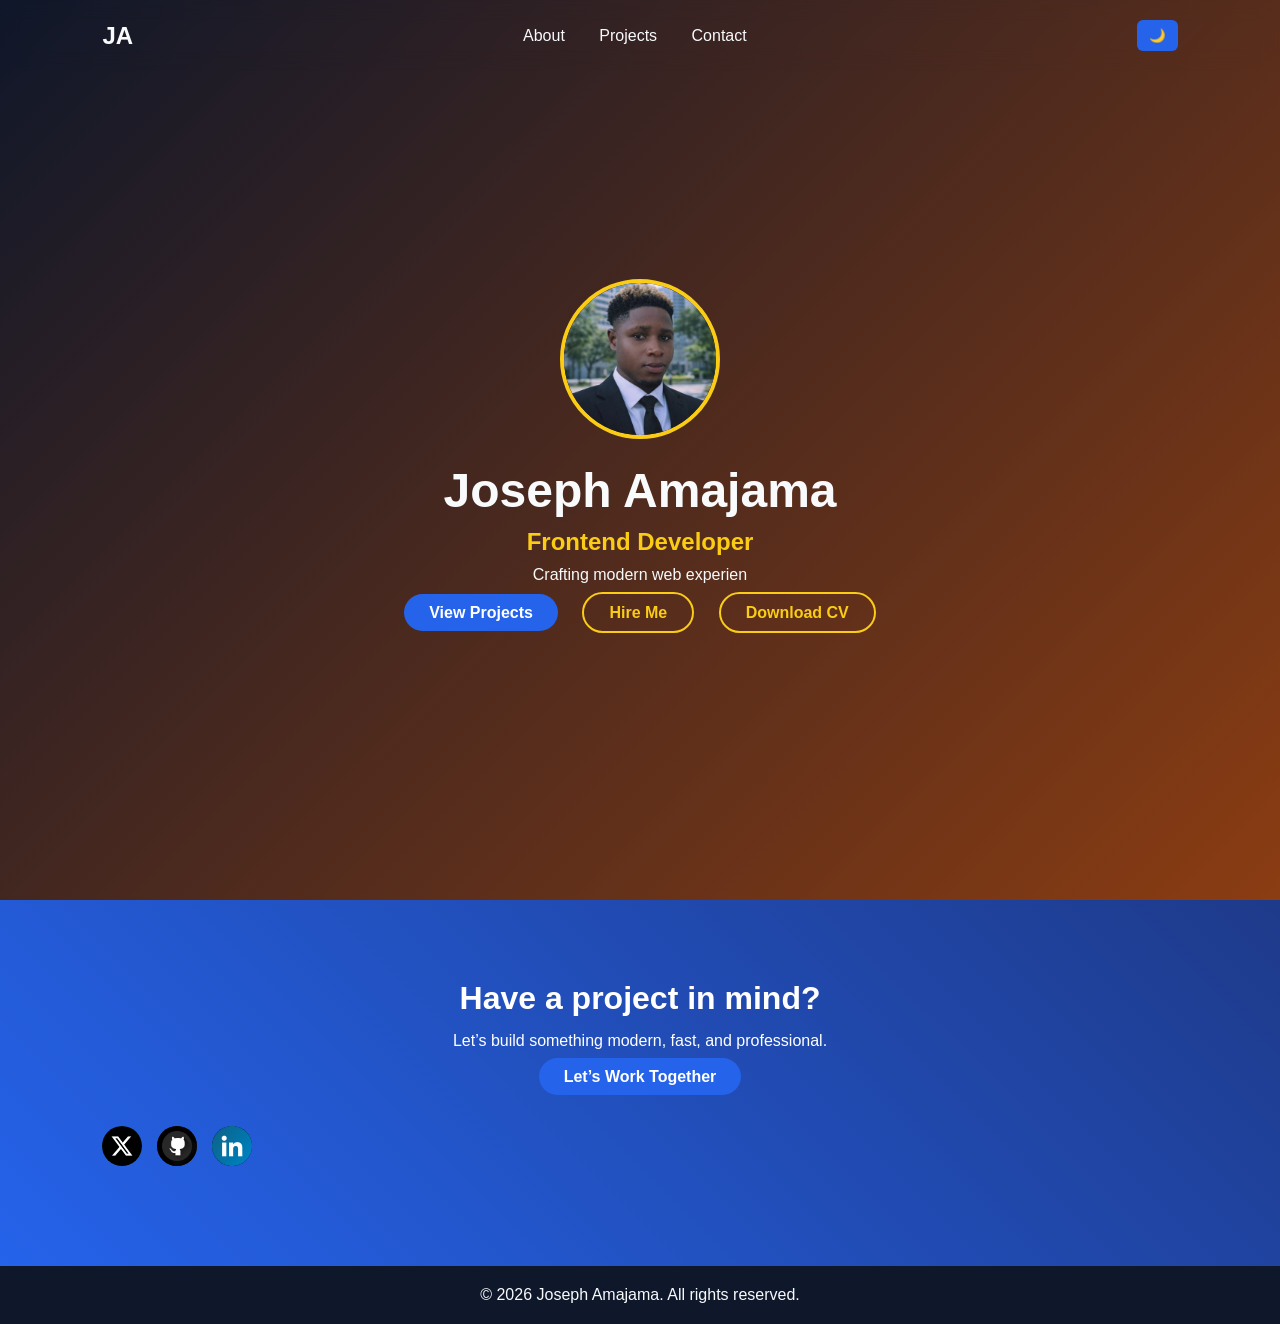
<file: index.html>
<!DOCTYPE html>
<html lang="en">
<head>
<meta charset="UTF-8">
<meta name="viewport" content="width=device-width, initial-scale=1.0">
<title>Joseph Amajama | Frontend Developer</title>
<meta name="description" content="Joseph Amajama is a web developer specializing in responsive websites, JavaScript applications, and modern UI design.">
<meta name="keywords" content="Web Developer in Nigeria, HTML CSS JavaScript Developer, Portfolio">
<meta name="author" content="Joseph Amajama">
<meta name="google-site-verification" content="zzRM1rasnJqYtMK7iWfbJa-CYU5i0pvn_gLQ3wz0zzg" />
<link rel="stylesheet" href="css/style.css">
<script defer src="js/main.js"></script>
</head>
<body>

<header class="navbar">
  <h2 class="logo"><a href="index.html">JA</a></h2>

  <div class="menu-toggle">☰</div>

  <nav class="nav-links">
    <!-- <a href="index.html">Home</a> -->
    <a href="about.html">About</a>
    <a href="projects.html">Projects</a>
    <a href="contact.html">Contact</a>
  </nav>

  <button id="themeToggle">🌙</button>
</header>

<section class="hero">
  <div class="hero-content">
    <img src="assets/profile.jpg" alt="Joseph Amajama" class="profile-img">
    <h1>Joseph Amajama</h1>
    <h2>Frontend Developer</h2>
    <p class="typing"></p>
    <div class="hero-buttons">
      <a href="projects.html" class="btn primary">View Projects</a>
      <a href="contact.html" class="btn outline">Hire Me</a>
      <a href="assets/" download class="btn outline">
  Download CV
</a>
    </div>
  </div>
</section>
<section class="cta-section">
  <h2>Have a project in mind?</h2>
  <p>Let’s build something modern, fast, and professional.</p>
  <br>
  <a href="contact.html" class="btn primary">Let’s Work Together</a>

<br>
      <!-- Social Media -->
      <div class="social-links">
        <a rel="noopener noreferrer" href="https://x.com/iamajama" target="_blank" class="social x"> <img src="assets/x.jpg" alt="X"> </a>
        <a rel="noopener noreferrer" href="https://github.com/josephIA" target="_blank" class="social github"> <img src="assets/github.jpg" alt="GitHub"> </a>
        <a rel="noopener noreferrer" href="https://www.linkedin.com/in/joseph-amajama-8542a414b?utm_source=share_via&utm_content=profile&utm_medium=member_android" target="_blank" class="social linkedin"> <img src="assets/linkedin.jpg" alt="LinkedIn"> </a>
      </div>
</section>

<footer>
  <p>© 2026 Joseph Amajama. All rights reserved.</p>
</footer>

</body>

</html>
</file>
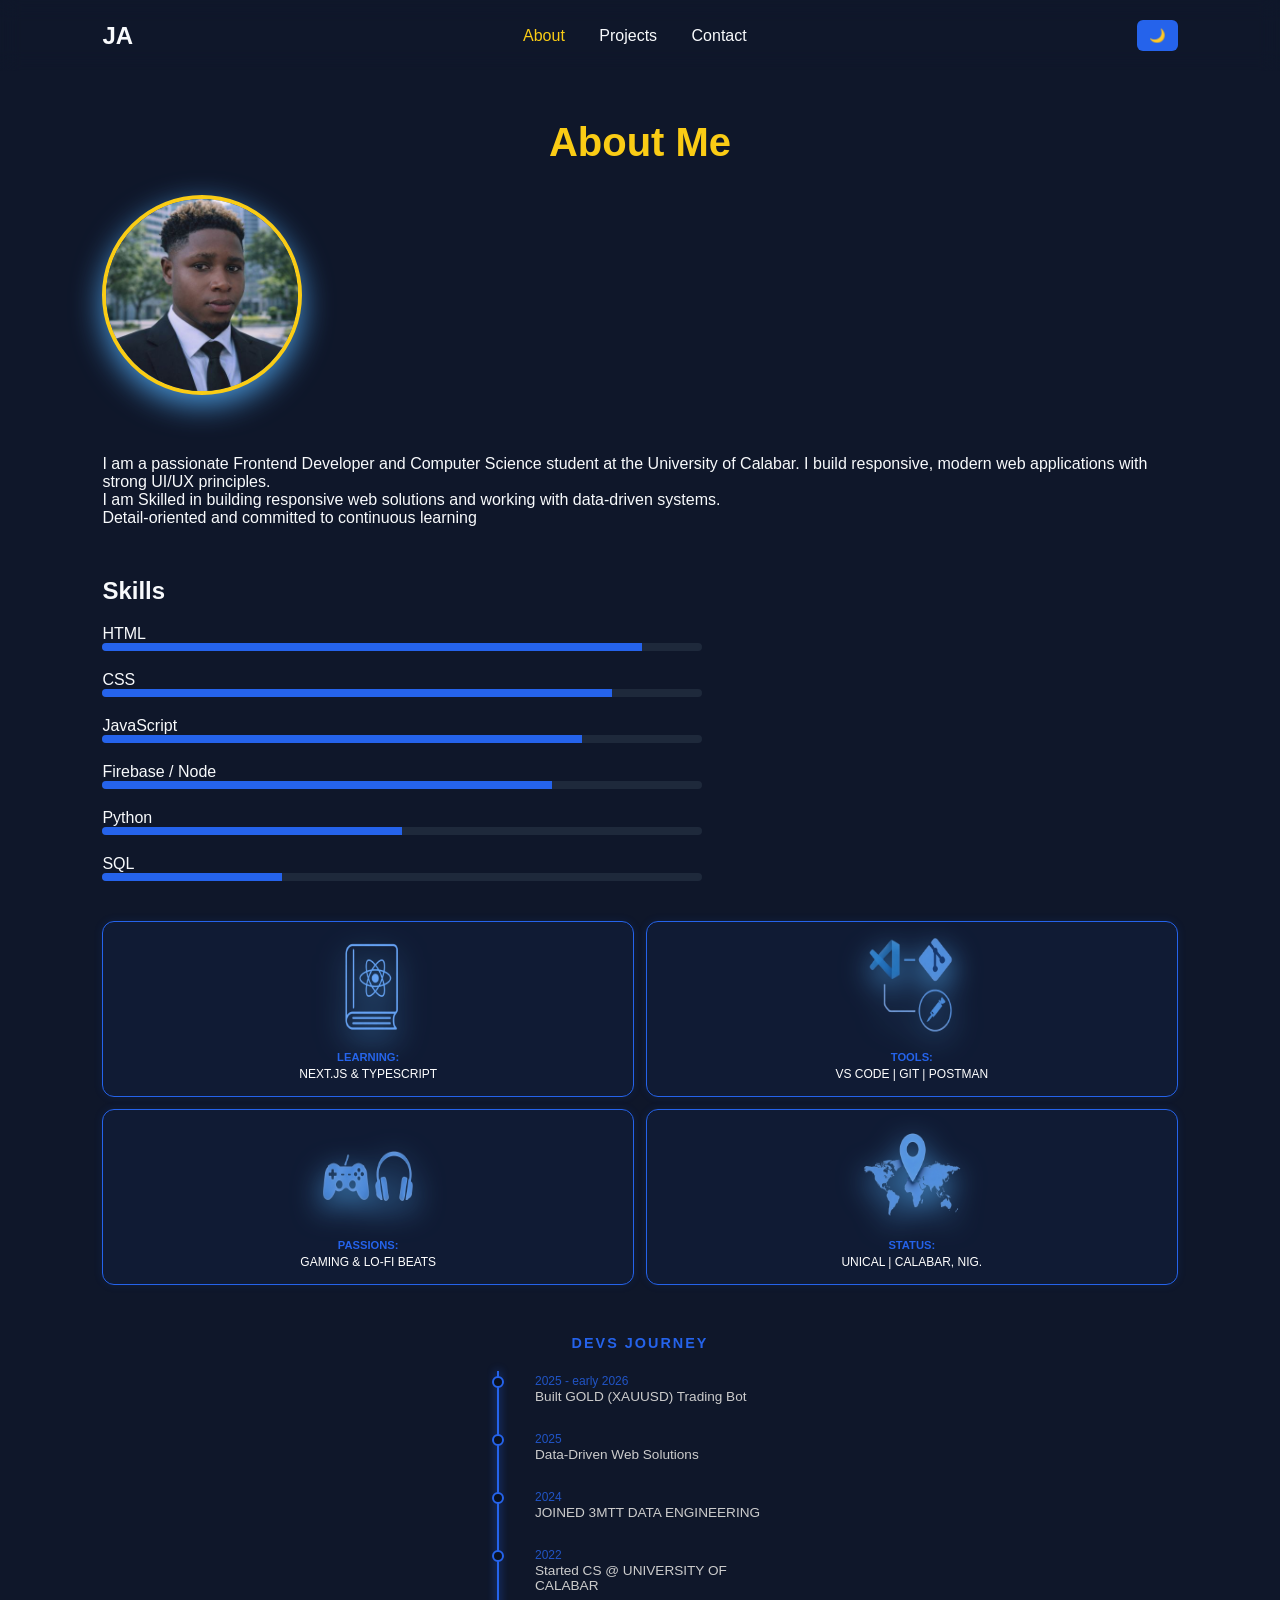
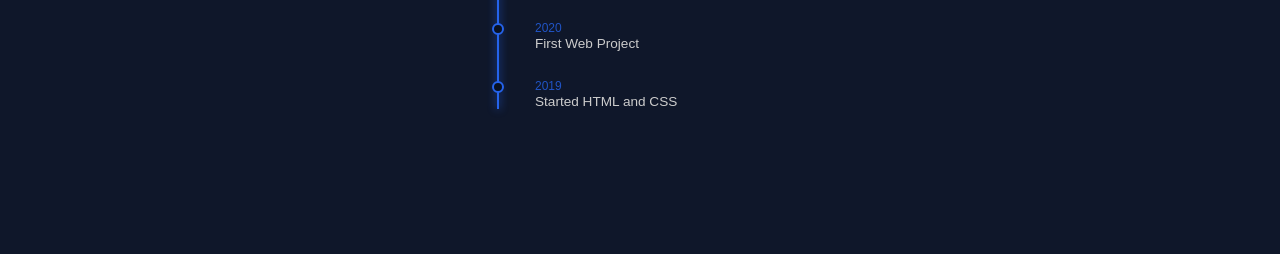
<file: about.html>
<!DOCTYPE html>
<html lang="en">
<head>
<meta charset="UTF-8">
<meta name="viewport" content="width=device-width, initial-scale=1.0">
<title>Joseph Amajama | Web Developer Portfolio</title>
<meta name="description" content="Joseph Amajama is a web developer specializing in responsive websites, JavaScript applications, and modern UI design.">
<meta name="keywords" content="Web Developer in Nigeria, HTML CSS JavaScript Developer, Portfolio">
<meta name="author" content="Joseph Amajama">
<link rel="stylesheet" href="css/style.css">
<link rel="stylesheet" href="css/cstyle.css">
<script defer src="js/main.js"></script>
</head>
<body>

<header class="navbar">
  <h2 class="logo"><a href="index.html">JA</a></h2>

  <div class="menu-toggle">☰</div>

  <nav class="nav-links">
 
    <a href="about.html">About</a>
    <a href="projects.html">Projects</a>
    <a href="contact.html">Contact</a>
  </nav>

  <button id="themeToggle">🌙</button>
</header>

<section class="section">
  <h1 class="section-title">About Me</h1>

  <div class="about-container reveal">
    <img src="assets/profile.jpg" alt="profile" class="profile-img large">
    <div>
      <p>
        I am a passionate Frontend Developer and Computer Science student at the University of Calabar. 
        I build responsive, modern web applications with strong UI/UX principles.
        <br> I am Skilled in building responsive web solutions and working with data-driven
systems. <br> Detail-oriented and committed to continuous learning
      </p>
    </div>
  </div>

  <h2 class="section-subtitle">Skills</h2>

  <div class="skills">
    <div class="skill reveal">
      <span>HTML</span>
      <div class="bar"><div class="progress" style="width:90%"></div></div>
    </div>
    <div class="skill reveal">
      <span>CSS</span>
      <div class="bar"><div class="progress" style="width:85%"></div></div>
    </div>
    <div class="skill reveal">
      <span>JavaScript</span>
      <div class="bar"><div class="progress" style="width:80%"></div></div>
    </div>
    <div class="skill reveal">
      <span>Firebase / Node</span>
      <div class="bar"><div class="progress" style="width:75%"></div></div>
    </div>

    <div class="skill reveal">
      <span>Python</span>
      <div class="bar"><div class="progress" style="width:50%"></div></div>
    </div>

    <div class="skill reveal">
      <span>SQL</span>
      <div class="bar"><div class="progress" style="width:30%"></div></div>
    </div>
  </div>

  <div class="bento-container">
  <div class="bento-card">
    <div class="icon"><img src="assets/book.png" alt="Learning"></div>
    <p class="label">LEARNING:</p>
    <p class="value">NEXT.JS & TYPESCRIPT</p>
  </div>
  
  <div class="bento-card">
    <div class="icon"><img src="assets/vscode.png" alt="Tools"></div>
    <p class="label">TOOLS:</p>
    <p class="value">VS CODE | GIT | POSTMAN</p>
  </div>

  <div class="bento-card">
    <div class="icon"><img src="assets/game.png" alt="Passions"></div>
    <p class="label">PASSIONS:</p>
    <p class="value">GAMING & LO-FI BEATS</p>
  </div>

  <div class="bento-card">
    <div class="icon"><img src="assets/map.png" alt="Location"></div>
    <p class="label">STATUS:</p>
    <p class="value">UNICAL | CALABAR, NIG.</p>
  </div>
</div>

<h3 class="timeline-title">DEVS JOURNEY</h3>
<div class="timeline">
  <div class="timeline-item">
    <div class="dot"></div>
    <div class="content">
      <span class="year">2025 - early 2026</span>
      <p>Built GOLD (XAUUSD) Trading Bot</p>
    </div>
  </div>
    <div class="timeline-item">
    <div class="dot"></div>
    <div class="content">
      <span class="year">2025</span>
      <p>Data-Driven Web Solutions</p>
    </div>
  </div>
    <div class="timeline-item">
    <div class="dot"></div>
    <div class="content">
      <span class="year">2024</span>
      <p>JOINED 3MTT DATA ENGINEERING</p>
    </div>
  </div>
  <div class="timeline-item">
    <div class="dot"></div>
    <div class="content">
      <span class="year">2022</span>
      <p>Started CS @ UNIVERSITY OF CALABAR</p>
    </div>
  </div>
  <div class="timeline-item">
    <div class="dot"></div>
    <div class="content">
      <span class="year">2020</span>
      <p>First Web Project</p>
    </div>
  </div>
    <div class="timeline-item">
    <div class="dot"></div>
    <div class="content">
    <span class="year">2019</span>
    <p>Started HTML and CSS</p>
    </div>
  </div>
</div>
</section>
</body>

</html>
</file>
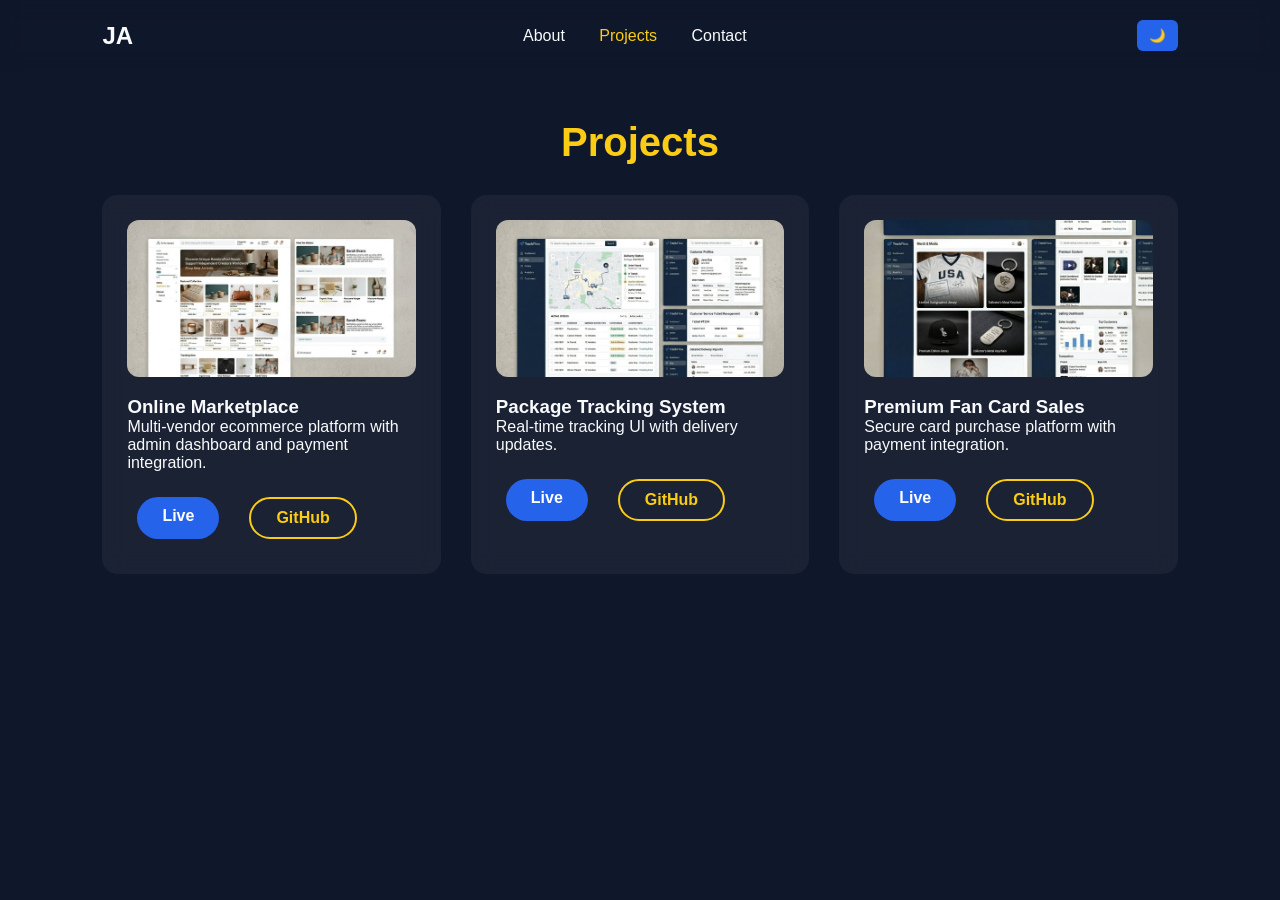
<file: projects.html>
<!DOCTYPE html>
<html lang="en">
<head>
<meta charset="UTF-8">
<meta name="viewport" content="width=device-width, initial-scale=1.0">
<title>Projects | Joseph Amajama</title>
<link rel="stylesheet" href="css/style.css">
<script defer src="js/main.js"></script>
</head>
<body>

<header class="navbar">
  <h2 class="logo"><a href="index.html">JA</a></h2>

  <div class="menu-toggle">☰</div>

  <nav class="nav-links">

    <a href="about.html">About</a>
    <a href="projects.html">Projects</a>
    <a href="contact.html">Contact</a>
  </nav>

  <button id="themeToggle">🌙</button>
</header>

<section class="section">
  <h1 class="section-title">Projects</h1>

  <div class="project-grid">

<div class="project-card reveal">
    
  <div class="project-image">
    <img src="assets/marketplace.jpg" alt="Online Marketplace">
  </div>

  <div class="project-content">
    <h3>Online Marketplace</h3>
    <p>Multi-vendor ecommerce platform with admin dashboard and payment integration.</p>

    <div class="project-buttons">
      <a href="#" class="btn primary">Live</a>
      <a href="https://github.com/josephIA" class="btn outline">GitHub</a>
    </div>
  </div>
</div>


<div class="project-card reveal">
  <div class="project-image">
    <img src="assets/tracking.jpg" alt="Online tracking system">
  </div>

  <div class="project-content">
     <h3>Package Tracking System</h3>
      <p>Real-time tracking UI with delivery updates.</p>

    <div class="project-buttons">
      <a href="#" class="btn primary">Live</a>
      <a href="https://github.com/josephIA" class="btn outline">GitHub</a>
    </div>
  </div>
</div>

    <div class="project-card reveal">
  <div class="project-image">
    <img src="assets/fancard.jpg" alt="Premium Fan Card Selling">
  </div>

  <div class="project-content">
    <h3>Premium Fan Card Sales</h3>
      <p>Secure card purchase platform with payment integration.</p>

    <div class="project-buttons">
      <a href="#" class="btn primary">Live</a>
      <a href="https://github.com/josephIA" class="btn outline">GitHub</a>
    </div>
  </div>
</div>


  </div>
</section>

</body>

</html>
</file>
<file: css/style.css>
:root {
  --bg: #0f172a;
  --text: #f8fafc;
  --primary: #2563eb;
  --gold: #facc15;
}

body.light {
  --bg: #f8fafc;
  --text: #0f172a;
  --primary: #1e40af;
  --gold: #d4af37;
}

* {
  margin: 0;
  padding: 0;
  box-sizing: border-box;
  font-family: 'Segoe UI', sans-serif;
  transition: background 0.3s ease, color 0.3s ease;
}

body {
  background: var(--bg);
  color: var(--text);
}

.navbar {
  display: flex;
  justify-content: space-between;
  align-items: center;
  padding: 20px 8%;
  position: fixed;
  width: 100%;
  -webkit-backdrop-filter: blur(10px);
  backdrop-filter: blur(10px);
}

.navbar nav a {
  margin: 0 15px;
  text-decoration: none;
  color: var(--text);
  position: relative;
}
header .logo a{
    text-decoration: none;
    color: var(--text);
}
.navbar nav a::after {
  content: '';
  position: absolute;
  width: 0%;
  height: 2px;
  background: var(--gold);
  left: 0;
  bottom: -5px;
  transition: 0.3s;
}

.navbar nav a:hover::after {
  width: 100%;
}

#themeToggle {
  background: var(--primary);
  border: none;
  padding: 8px 12px;
  cursor: pointer;
  border-radius: 6px;
  color: white;
}

.hero {
  height: 100vh;
  display: flex;
  justify-content: center;
  align-items: center;
  text-align: center;
  background: linear-gradient(-45deg, #0f172a, #2545a0, #b4490a, #0f172a);
  background-size: 400% 400%;
  animation: gradientMove 10s ease infinite;
}

@keyframes gradientMove {
  0% {background-position: 0% 50%;}
  50% {background-position: 100% 50%;}
  100% {background-position: 0% 50%;}
}

.profile-img {
  width: 160px;
  height: 160px;
  border-radius: 50%;
  border: 4px solid var(--gold);
  margin-bottom: 20px;
  object-fit: cover;
}

.hero h1 {
  font-size: 3rem;
}

.hero h2 {
  color: var(--gold);
  margin: 10px 0;
}

.hero p {
  max-width: 500px;
  margin: 0 auto 20px;
}

.btn {
  padding: 10px 25px;
  margin: 10px;
  border-radius: 30px;
  text-decoration: none;
  font-weight: bold;
}

.primary {
  background: var(--primary);
  color: white;
}

.primary:hover {
  box-shadow: 0 0 20px var(--primary);
}

.outline {
  border: 2px solid var(--gold);
  color: var(--gold);
}

.outline:hover {
  background: var(--gold);
  color: black;
}

footer {
  text-align: center;
  padding: 20px;
}

.section {
  padding: 120px 8%;
  min-height: 100vh;
}

.section-title {
  font-size: 2.5rem;
  margin-bottom: 30px;
  text-align: center;
  color: var(--gold);
}

.section-subtitle {
  margin-top: 50px;
  margin-bottom: 20px;
}

.about-container {
  display: flex;
  gap: 40px;
  align-items: center;
  flex-wrap: wrap;
}

.profile-img.large {
  width: 200px;
  height: 200px;
}

.skills {
  max-width: 600px;
}

.skill {
  margin-bottom: 20px;
}

.bar {
  height: 8px;
  background: #1e293b;
  border-radius: 10px;
  overflow: hidden;
}

.progress {
  height: 100%;
  background: var(--primary);
  transition: width 1s ease;
}

/* .reveal {
  opacity: 0;
  transform: translateY(40px);
  transition: all 0.6s ease;
} */

.reveal.active {
  opacity: 1;
  transform: translateY(0);
}

.project-grid {
  display: grid;
  grid-template-columns: repeat(auto-fit, minmax(250px,1fr));
  gap: 30px;
}

.project-card {
  padding: 25px;
  border-radius: 15px;
  background: rgba(255,255,255,0.05);
  -webkit-backdrop-filter: blur(10px);
  backdrop-filter: blur(10px);
  transition: 0.3s;
}

.project-card:hover {
  transform: translateY(-10px);
  box-shadow: 0 0 20px var(--gold);
}


.project-card {
  position: relative;
  overflow: hidden;
}

.project-overlay {
  position: absolute;
  inset: 0;
  background: rgba(0,0,0,0.8);
  display: flex;
  justify-content: center;
  align-items: center;
  gap: 15px;
  opacity: 0;
  transition: 0.3s;
}

.project-card:hover .project-overlay {
  opacity: 1;
}
.navbar.scrolled {
  background: rgba(0,0,0,0.6);
}

/* ========================= */
/* MOBILE RESPONSIVE DESIGN */
/* ========================= */

@media (max-width: 900px) {

  .navbar {
    padding: 15px 5%;
  }

  .navbar nav {
    display: none;
  }

  .hero {
    padding: 0 20px;
  }

  .hero h1 {
    font-size: 2rem;
  }

  .hero h2 {
    font-size: 1.2rem;
  }

  .hero p {
    font-size: 0.95rem;
  }

  .profile-img {
    width: 120px;
    height: 120px;
  }

  .about-container {
    flex-direction: column;
    text-align: left;
  }

  .profile-img.large {
    width: 150px;
    height: 150px;
  }

  .section {
    padding: 100px 5%;
  }

  .project-grid {
    grid-template-columns: 1fr;
  }

  .project-card {
    padding: 20px;
  }

  .contact-form {
    width: 100%;
  }

  .btn {
    display: inline-block;
    width: 100%;
    text-align: center;
  }

}


.menu-toggle {
  display: none;
  font-size: 24px;
  cursor: pointer;
}

@media (max-width: 900px) {

  .menu-toggle {
    display: block;
  }

  .nav-links {
    position: absolute;
    top: 70px;
    right: 5%;
    background: var(--bg);
    padding: 20px;
    border-radius: 10px;
    display: none;
    flex-direction: column;
    gap: 15px;
  }

  .nav-links.active {
    display: flex;
  }
}
.navbar {
  z-index: 1000;
}

.hero,
.section {
  position: relative;
  z-index: 1;
}

.profile-img {
  position: relative;
  z-index: 1;
}

.project-image img {
  width: 100%;
  border-radius: 12px;
}

.project-content {
  margin-top: 15px;
}

.project-buttons {
  margin-top: 15px;
  display: flex;
  gap: 10px;
  flex-wrap: wrap;
}
.cta-section {
  padding: 80px 8%;
  text-align: center;
  background: linear-gradient(45deg, var(--primary), #1e3a8a);
  color: white;
}

.cta-section h2 {
  font-size: 2rem;
  margin-bottom: 15px;
}

.cta-section .btn {
  margin-top: 20px;
}

.contact-wrapper {
  display: flex;
  gap: 50px;
  flex-wrap: wrap;
  align-items: center;
}

.contact-info {
  flex: 1;
  min-width: 250px;
}

.contact-form {
  flex: 1;
  min-width: 250px;
  display: flex;
  flex-direction: column;
  gap: 15px;
  background: rgba(255,255,255,0.05);
  padding: 30px;
  border-radius: 15px;
  -webkit-backdrop-filter: blur(10px);
  backdrop-filter: blur(10px);
}

.contact-form input,
.contact-form textarea {
  padding: 14px;
  border-radius: 8px;
  border: 2px solid transparent;
  background: rgba(255,255,255,0.08);
  color: var(--text);
}

.contact-form input:focus,
.contact-form textarea:focus {
  border-color: var(--gold);
  outline: none;
}

@media (max-width: 900px) {
  .contact-wrapper {
    flex-direction: column;
  }
}
.notification {
  position: fixed;
  bottom: 30px;
  right: 30px;
  background: #16a34a;
  color: white;
  padding: 15px 20px;
  border-radius: 10px;
  display: flex;
  align-items: center;
  gap: 10px;
  opacity: 0;
  transform: translateY(20px);
  transition: 0.4s ease;
}

.notification.show {
  opacity: 1;
  transform: translateY(0);
}

.tick {
  font-weight: bold;
}

.social-links {
  display: flex;
  justify-content: center;
  gap: 25px;
  padding: 20px 0;
  margin-top: 40px;
}

.social {
  display: flex;
  align-items: center;
  justify-content: center;
  width: 20px;
  height: 20px;
  border-radius: 50%;
  background: var(--primary);
  color: white;
  text-decoration: none;
  font-weight: bold;
  font-size: 1.1rem;
  transition: 0.3s;
}

.social:hover {
  background: var(--gold);
  color: black;
  transform: scale(1.1);
}

/* Optional different colors for each platform */
.social.x { background: #1DA1F2; }
.social.github { background: #333; }
.social.linkedin { background: #0077b5; }


/* Contact Wrapper */
.contact-wrapper {
  display: flex;
  gap: 50px;
  flex-wrap: wrap;
  align-items: flex-start;
}

/* Contact Form Styling */
.contact-form {
  flex: 1;
  min-width: 250px;
  display: flex;
  flex-direction: column;
  gap: 15px;
  background: rgba(255,255,255,0.05);
  padding: 30px;
  border-radius: 15px;
  -webkit-backdrop-filter: blur(10px);
  backdrop-filter: blur(10px);
  position: relative;
}

.contact-form input,
.contact-form textarea {
  padding: 14px;
  border-radius: 8px;
  border: 2px solid transparent;
  background: rgba(255,255,255,0.08);
  color: var(--text);
}

.contact-form input:focus,
.contact-form textarea:focus {
  border-color: var(--gold);
  outline: none;
}

/* Spinner */
.spinner {
  display: none;
  border: 3px solid rgba(255,255,255,0.3);
  border-top: 3px solid white;
  border-radius: 50%;
  width: 16px;
  height: 16px;
  animation: spin 1s linear infinite;
  margin-left: 8px;
}

@keyframes spin {
  0% { transform: rotate(0deg); }
  100% { transform: rotate(360deg); }
}

/* Toast Notification */
.toast {
  position: fixed;
  bottom: 30px;
  right: 30px;
  background: #16a34a; /* green for success */
  color: white;
  padding: 15px 20px;
  border-radius: 10px;
  display: flex;
  align-items: center;
  gap: 10px;
  opacity: 0;
  transform: translateY(20px);
  transition: 0.4s ease;
  z-index: 9999;
}

.toast.show {
  opacity: 1;
  transform: translateY(0);
}

.toast-icon {
  font-weight: bold;
}

/* Social Links */
.social-links {
  display: flex;
  justify-content: flex-start;
  gap: 15px;
  margin-top: 20px;
}

.social {
  display: flex;
  align-items: center;
  justify-content: center;
  width: 40px;
  height: 40px;
  border-radius: 50%;
  background: var(--primary);
  color: white;
  text-decoration: none;
  font-weight: bold;
  font-size: 1.1rem;
  transition: 0.3s;
}
.social img {
  width: 40px;
  height: 40px;
  border-radius: 50%;
}
.social:hover {
  background: var(--gold);
  color: black;
  transform: scale(1.1);
}

.social.x { background: #1DA1F2; }
.social.github { background: #333; }
.social.linkedin { background: #0077b5; }

/* Mobile Adjustments */
@media (max-width: 900px) {
  .contact-wrapper { flex-direction: column; }
}

form button {
  border: none;
}
.contact-form input, .contact-form textarea{
  border:  1px solid #0f172a;

}
</file>
<file: css/cstyle.css>
:root {
  --neon-blue: #2563eb; /* Matches your progress bars */
  --dark-bg: #0a1120;   /* Matches your background */
}

/* Bento Grid Layout */
.bento-container {
  display: grid;
  grid-template-columns: repeat(2, 1fr);
  gap: 12px;
  padding: 20px 0;
}

.bento-card {
  background: rgba(37, 99, 235, 0.05);
  border: 1px solid var(--neon-blue);
  border-radius: 12px;
  padding: 15px;
  text-align: center;
  box-shadow: 0 0 10px rgba(37, 99, 235, 0.1);
  transition: transform 0.3s ease;
}

.bento-card:hover {
  transform: translateY(-5px);
  box-shadow: 0 0 15px rgba(37, 99, 235, 0.3);
}

.bento-card .icon { font-size: 1.5rem; margin-bottom: 8px; }
.bento-card .label { color: var(--neon-blue); font-size: 0.7rem; font-weight: bold; margin: 0; }
.bento-card .value { color: #fff; font-size: 0.75rem; margin-top: 4px; font-family: sans-serif; }

/* Timeline Styling */
.timeline-title {
  text-align: center;
  color: var(--neon-blue);
  font-size: 0.9rem;
  letter-spacing: 2px;
  margin-top: 30px;
}

.timeline {
  position: relative;
  max-width: 300px;
  margin: 20px auto;
  padding-left: 20px;
}

/* The Vertical Line */
.timeline::before {
  content: '';
  position: absolute;
  left: 7px;
  top: 0;
  width: 2px;
  height: 100%;
  background: var(--neon-blue);
  box-shadow: 0 0 8px var(--neon-blue);
}

.timeline-item {
  position: relative;
  margin-bottom: 25px;
  padding-left: 25px;
}

.dot {
  position: absolute;
  left: -18px;
  top: 5px;
  width: 10px;
  height: 100%; /* Makes the dot look like it's part of the line */
  width: 12px;
  height: 12px;
  background: var(--dark-bg);
  border: 2px solid var(--neon-blue);
  border-radius: 50%;
  z-index: 2;
}

.timeline-item .content p { color: #ccc; font-size: 0.85rem; margin: 0; }
.timeline-item .year { color: var(--neon-blue); font-size: 0.75rem; opacity: 0.8; }

.bento-container img {
  width: 100px;
  height: 100px;
}
img{
    filter: drop-shadow(0 10px 15px rgba(81, 169, 241, 0.856));
}
</file>
